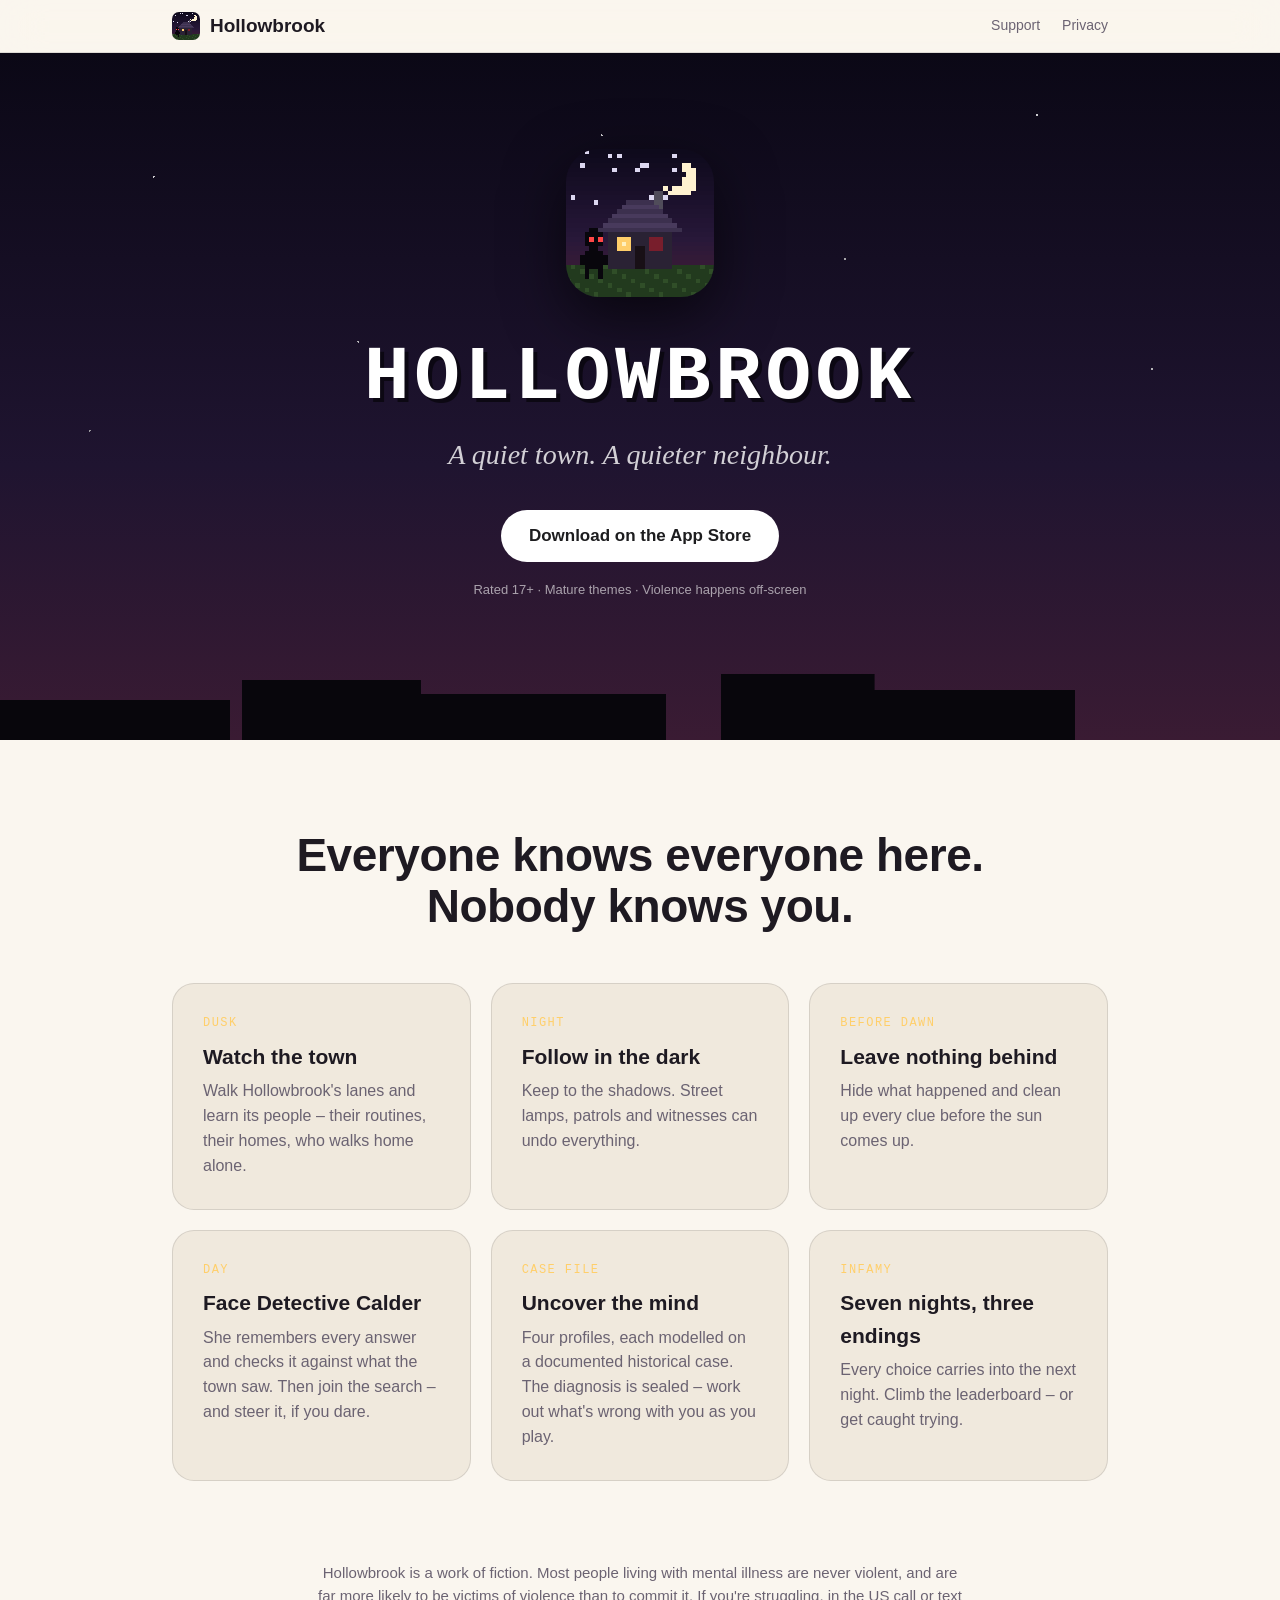
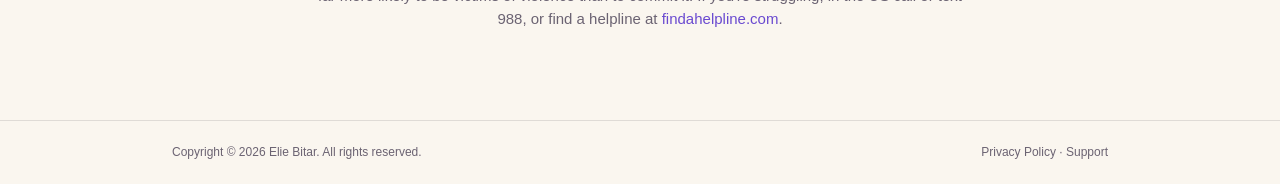
<file: index.html>
<!doctype html>
<html lang="en">
<head>
  <meta charset="utf-8">
  <meta name="viewport" content="width=device-width, initial-scale=1">
  <title>Hollowbrook</title>
  <meta name="description" content="Hollowbrook is a pixel-art psychological thriller for iPhone and iPad. A quiet town. A quieter neighbour.">
  <link rel="icon" href="icon.png">
  <link rel="stylesheet" href="style.css">
</head>
<body>
  <nav>
    <div class="inner">
      <a class="brand" href="./"><img src="icon.png" alt="">Hollowbrook</a>
      <div class="links">
        <a href="support.html">Support</a>
        <a href="privacy.html">Privacy</a>
      </div>
    </div>
  </nav>

  <header class="hero">
    <img class="icon" src="icon.png" alt="Hollowbrook app icon">
    <h1>HOLLOWBROOK</h1>
    <p class="lead">A quiet town. A quieter neighbour.</p>
    <a class="cta" href="https://apps.apple.com/app/id6826437591">Download on the App Store</a>
    <p class="rating">Rated 17+ · Mature themes · Violence happens off-screen</p>
  </header>

  <section class="features">
    <h2>Everyone knows everyone here.<br>Nobody knows you.</h2>
    <div class="grid">
      <div class="card">
        <div class="tag">DUSK</div>
        <h3>Watch the town</h3>
        <p>Walk Hollowbrook's lanes and learn its people – their routines, their homes, who walks home alone.</p>
      </div>
      <div class="card">
        <div class="tag">NIGHT</div>
        <h3>Follow in the dark</h3>
        <p>Keep to the shadows. Street lamps, patrols and witnesses can undo everything.</p>
      </div>
      <div class="card">
        <div class="tag">BEFORE DAWN</div>
        <h3>Leave nothing behind</h3>
        <p>Hide what happened and clean up every clue before the sun comes up.</p>
      </div>
      <div class="card">
        <div class="tag">DAY</div>
        <h3>Face Detective Calder</h3>
        <p>She remembers every answer and checks it against what the town saw. Then join the search – and steer it, if you dare.</p>
      </div>
      <div class="card">
        <div class="tag">CASE FILE</div>
        <h3>Uncover the mind</h3>
        <p>Four profiles, each modelled on a documented historical case. The diagnosis is sealed – work out what's wrong with you as you play.</p>
      </div>
      <div class="card">
        <div class="tag">INFAMY</div>
        <h3>Seven nights, three endings</h3>
        <p>Every choice carries into the next night. Climb the leaderboard – or get caught trying.</p>
      </div>
    </div>
  </section>

  <section class="note">
    Hollowbrook is a work of fiction. Most people living with mental illness are never violent, and are far more likely to be victims of violence than to commit it. If you're struggling, in the US call or text 988, or find a helpline at <a href="https://findahelpline.com">findahelpline.com</a>.
  </section>

  <footer>
    <div class="inner">
      <span>Copyright © 2026 Elie Bitar. All rights reserved.</span>
      <span><a href="privacy.html">Privacy Policy</a> · <a href="support.html">Support</a></span>
    </div>
  </footer>
</body>
</html>
</file>
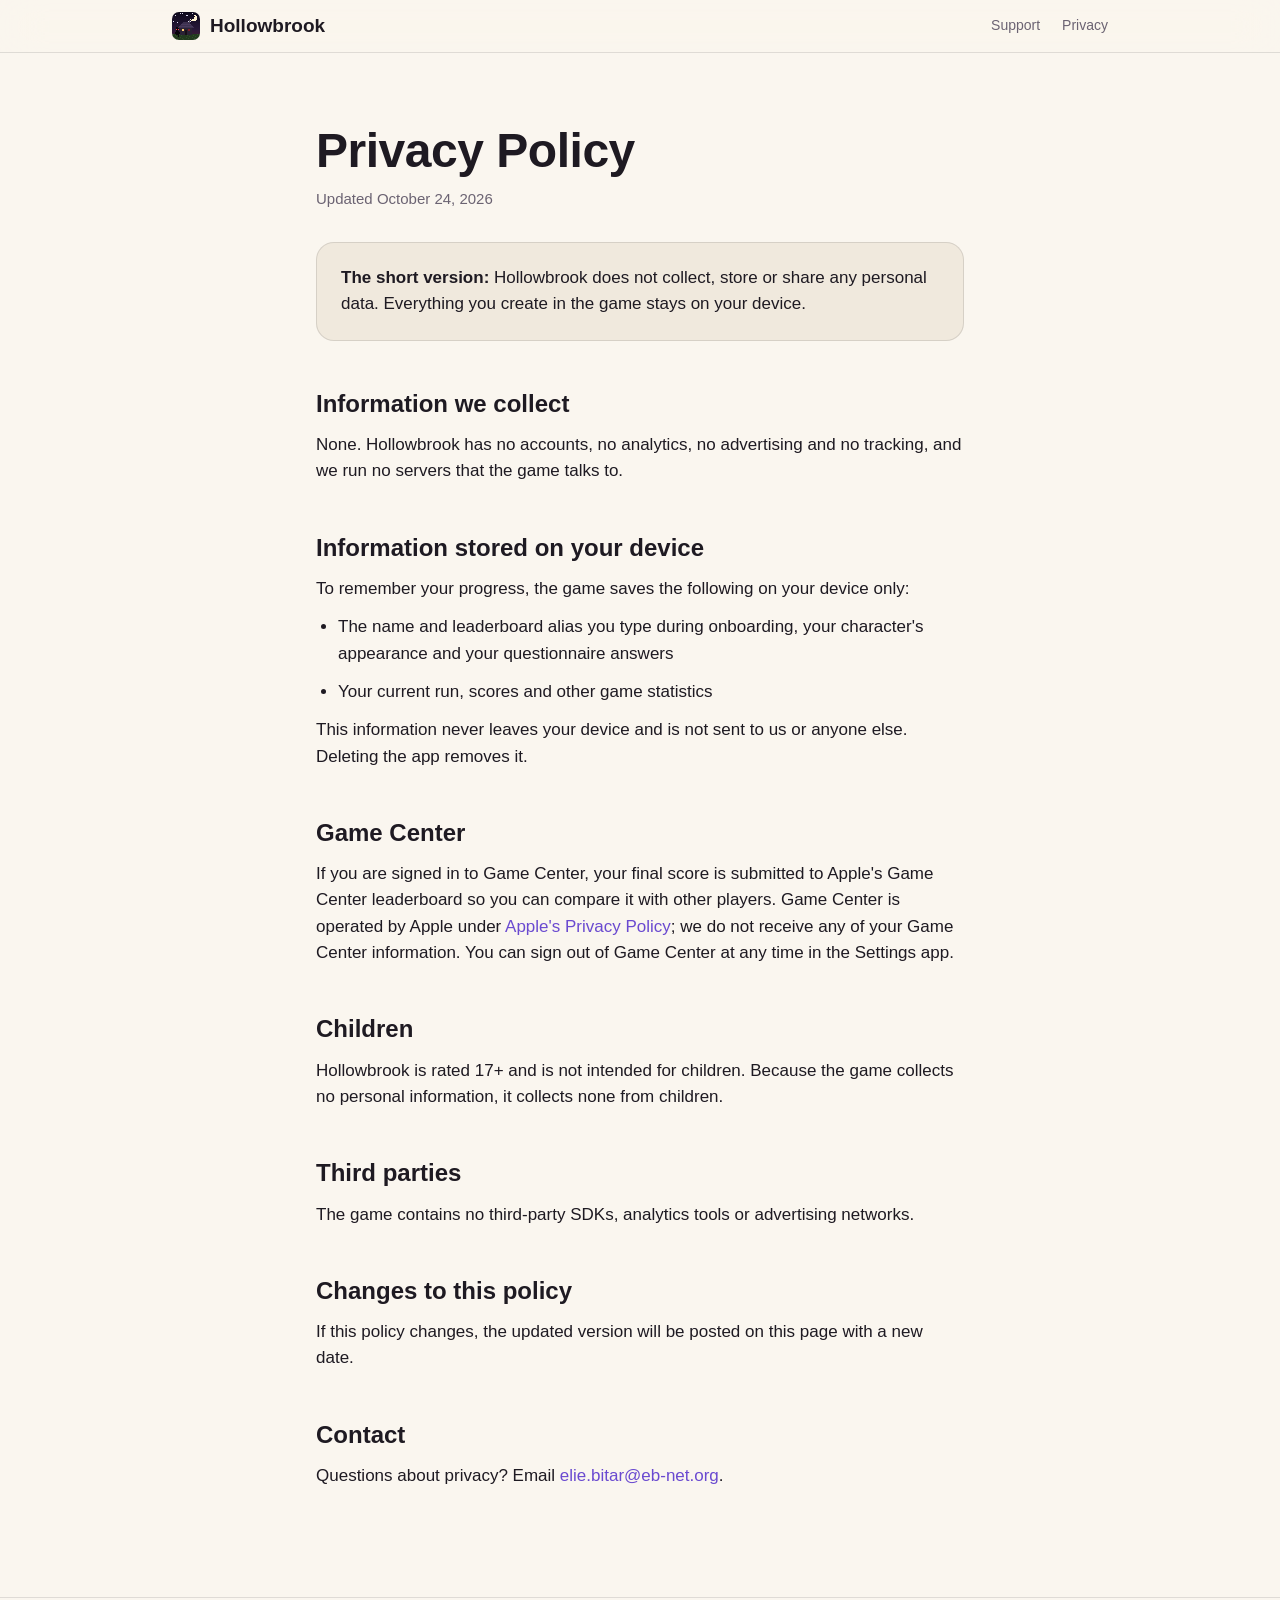
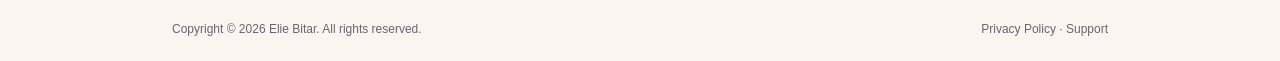
<file: privacy.html>
<!doctype html>
<html lang="en">
<head>
  <meta charset="utf-8">
  <meta name="viewport" content="width=device-width, initial-scale=1">
  <title>Hollowbrook Privacy Policy</title>
  <link rel="icon" href="icon.png">
  <link rel="stylesheet" href="style.css">
</head>
<body>
  <nav>
    <div class="inner">
      <a class="brand" href="./"><img src="icon.png" alt="">Hollowbrook</a>
      <div class="links">
        <a href="support.html">Support</a>
        <a href="privacy.html">Privacy</a>
      </div>
    </div>
  </nav>

  <main class="doc">
    <h1>Privacy Policy</h1>
    <p class="updated">Updated October 24, 2026</p>

    <div class="callout">
      <strong>The short version:</strong> Hollowbrook does not collect, store or share any personal data. Everything you create in the game stays on your device.
    </div>

    <h2>Information we collect</h2>
    <p>None. Hollowbrook has no accounts, no analytics, no advertising and no tracking, and we run no servers that the game talks to.</p>

    <h2>Information stored on your device</h2>
    <p>To remember your progress, the game saves the following on your device only:</p>
    <ul>
      <li>The name and leaderboard alias you type during onboarding, your character's appearance and your questionnaire answers</li>
      <li>Your current run, scores and other game statistics</li>
    </ul>
    <p>This information never leaves your device and is not sent to us or anyone else. Deleting the app removes it.</p>

    <h2>Game Center</h2>
    <p>If you are signed in to Game Center, your final score is submitted to Apple's Game Center leaderboard so you can compare it with other players. Game Center is operated by Apple under <a href="https://www.apple.com/legal/privacy/">Apple's Privacy Policy</a>; we do not receive any of your Game Center information. You can sign out of Game Center at any time in the Settings app.</p>

    <h2>Children</h2>
    <p>Hollowbrook is rated 17+ and is not intended for children. Because the game collects no personal information, it collects none from children.</p>

    <h2>Third parties</h2>
    <p>The game contains no third-party SDKs, analytics tools or advertising networks.</p>

    <h2>Changes to this policy</h2>
    <p>If this policy changes, the updated version will be posted on this page with a new date.</p>

    <h2>Contact</h2>
    <p>Questions about privacy? Email <a href="mailto:elie.bitar@eb-net.org?subject=Hollowbrook%20Privacy">elie.bitar@eb-net.org</a>.</p>
  </main>

  <footer>
    <div class="inner">
      <span>Copyright © 2026 Elie Bitar. All rights reserved.</span>
      <span><a href="privacy.html">Privacy Policy</a> · <a href="support.html">Support</a></span>
    </div>
  </footer>
</body>
</html>
</file>
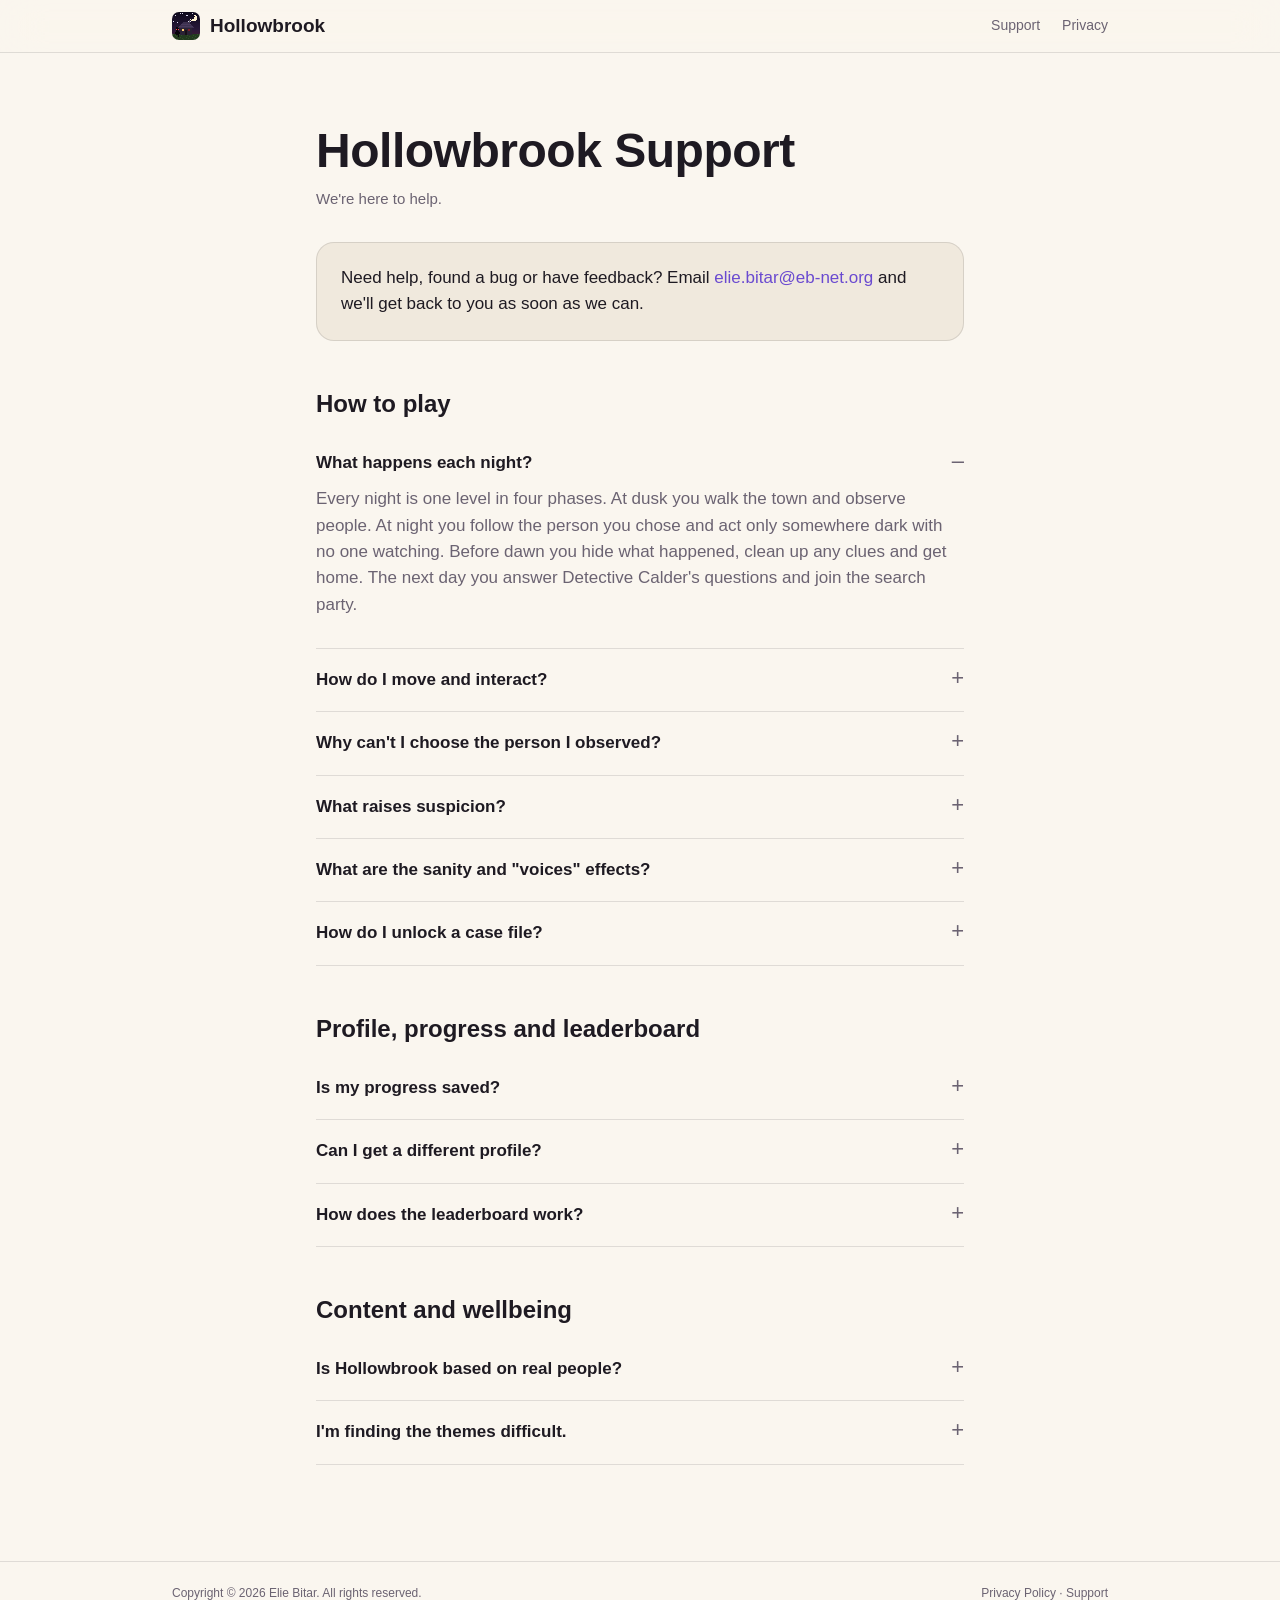
<file: support.html>
<!doctype html>
<html lang="en">
<head>
  <meta charset="utf-8">
  <meta name="viewport" content="width=device-width, initial-scale=1">
  <title>Hollowbrook Support</title>
  <link rel="icon" href="icon.png">
  <link rel="stylesheet" href="style.css">
</head>
<body>
  <nav>
    <div class="inner">
      <a class="brand" href="./"><img src="icon.png" alt="">Hollowbrook</a>
      <div class="links">
        <a href="support.html">Support</a>
        <a href="privacy.html">Privacy</a>
      </div>
    </div>
  </nav>

  <main class="doc">
    <h1>Hollowbrook Support</h1>
    <p class="updated">We're here to help.</p>

    <div class="callout">
      Need help, found a bug or have feedback? Email <a href="mailto:elie.bitar@eb-net.org?subject=Hollowbrook%20Support">elie.bitar@eb-net.org</a> and we'll get back to you as soon as we can.
    </div>

    <h2>How to play</h2>
    <details open>
      <summary>What happens each night?</summary>
      <p>Every night is one level in four phases. At dusk you walk the town and observe people. At night you follow the person you chose and act only somewhere dark with no one watching. Before dawn you hide what happened, clean up any clues and get home. The next day you answer Detective Calder's questions and join the search party.</p>
    </details>
    <details>
      <summary>How do I move and interact?</summary>
      <p>Drag the joystick on the left to walk. When you can do something – observe someone, carry, hide, clean up – a button appears on the right. Some actions ask you to hold the button until its ring fills.</p>
    </details>
    <details>
      <summary>Why can't I choose the person I observed?</summary>
      <p>Each profile only targets a certain kind of person, and the game won't let you break that pattern. Read your character's thoughts on the observation card – they tell you what you're looking for.</p>
    </details>
    <details>
      <summary>What raises suspicion?</summary>
      <p>Being seen with the person who goes missing, being spotted by a patrol, answers that contradict what witnesses saw, clues the searchers find, and wandering away from the search party. Suspicion falls slowly on quiet days. If it reaches 100%, you're arrested.</p>
    </details>
    <details>
      <summary>What are the sanity and "voices" effects?</summary>
      <p>Some profiles have a sanity meter. As it drops, the game behaves differently – you may hear things, lose time or see people who aren't there. That's intentional: it's how each condition reveals itself.</p>
    </details>
    <details>
      <summary>How do I unlock a case file?</summary>
      <p>From the second night, the end-of-day journal lets you guess your character's diagnosis once. Guess correctly for bonus points and an unlocked case file. Every case file also opens when a run ends.</p>
    </details>

    <h2>Profile, progress and leaderboard</h2>
    <details>
      <summary>Is my progress saved?</summary>
      <p>Yes. Your run is saved at the start of every night. If you quit mid-night, you'll restart that night next time.</p>
    </details>
    <details>
      <summary>Can I get a different profile?</summary>
      <p>On the home screen, tap Retake questionnaire. This erases your profile and on-device leaderboard so you can start fresh.</p>
    </details>
    <details>
      <summary>How does the leaderboard work?</summary>
      <p>Every finished run is recorded on your device's Hall of Infamy. If you're signed in to Game Center, your score also goes to the global leaderboard.</p>
    </details>

    <h2>Content and wellbeing</h2>
    <details>
      <summary>Is Hollowbrook based on real people?</summary>
      <p>The characters and the town are fictional. Each profile's symptoms and patterns are modelled on a documented historical case, which the game describes factually in its case files. The game does not depict real victims.</p>
    </details>
    <details>
      <summary>I'm finding the themes difficult.</summary>
      <p>Please take a break. Most people living with mental illness are never violent and are far more likely to be victims of violence. If you're struggling, in the US you can call or text 988; elsewhere, find a local helpline at <a href="https://findahelpline.com">findahelpline.com</a>.</p>
    </details>
  </main>

  <footer>
    <div class="inner">
      <span>Copyright © 2026 Elie Bitar. All rights reserved.</span>
      <span><a href="privacy.html">Privacy Policy</a> · <a href="support.html">Support</a></span>
    </div>
  </footer>
</body>
</html>
</file>
<file: style.css>
:root {
  --bg: #0d0a14;
  --text: #f3eee6;
  --muted: #a49cae;
  --card: #1a1424;
  --line: rgba(243, 238, 230, .1);
  --accent: #b9a0ff;
  --lantern: #ffcf6a;
  --crimson: #e5484d;
}

@media (prefers-color-scheme: light) {
  :root {
    --bg: #faf6ef;
    --text: #1e1a22;
    --muted: #6b6372;
    --card: #f0e9dd;
    --line: rgba(30, 26, 34, .12);
    --accent: #6a4ad0;
  }
}

* { box-sizing: border-box; margin: 0; padding: 0; }

body {
  background: var(--bg);
  color: var(--text);
  font-family: -apple-system, BlinkMacSystemFont, "SF Pro Text", "Helvetica Neue", Helvetica, Arial, sans-serif;
  font-size: 17px;
  line-height: 1.55;
  -webkit-font-smoothing: antialiased;
}

a { color: var(--accent); text-decoration: none; }
a:hover { text-decoration: underline; }
img.pixel { image-rendering: pixelated; }

nav {
  position: sticky; top: 0; z-index: 10;
  backdrop-filter: saturate(180%) blur(20px);
  -webkit-backdrop-filter: saturate(180%) blur(20px);
  background: color-mix(in srgb, var(--bg) 72%, transparent);
  border-bottom: 1px solid var(--line);
}
nav .inner {
  max-width: 980px; margin: 0 auto; padding: 0 22px; height: 52px;
  display: flex; align-items: center; justify-content: space-between;
}
nav .brand { display: flex; align-items: center; gap: 10px; color: var(--text); font-weight: 600; font-size: 19px; }
nav .brand img { width: 28px; height: 28px; border-radius: 7px; image-rendering: pixelated; }
nav .links { display: flex; gap: 22px; font-size: 14px; }
nav .links a { color: var(--muted); }
nav .links a:hover { color: var(--text); text-decoration: none; }

.hero {
  position: relative; overflow: hidden;
  background: linear-gradient(180deg, #0b0816 0%, #1f1430 60%, #3a1b33 100%);
  color: #fff; text-align: center; padding: 96px 22px 140px;
}
.hero::before {
  /* Pixel stars. */
  content: ""; position: absolute; inset: 0;
  background-image:
    radial-gradient(2px 2px at 12% 18%, #fff 50%, transparent 51%),
    radial-gradient(2px 2px at 28% 42%, #ddd 50%, transparent 51%),
    radial-gradient(2px 2px at 47% 12%, #fff 50%, transparent 51%),
    radial-gradient(2px 2px at 66% 30%, #ccc 50%, transparent 51%),
    radial-gradient(2px 2px at 81% 9%, #fff 50%, transparent 51%),
    radial-gradient(2px 2px at 90% 46%, #ddd 50%, transparent 51%),
    radial-gradient(2px 2px at 7% 55%, #bbb 50%, transparent 51%);
  opacity: .8;
}
.hero::after {
  /* Sleeping town silhouette. */
  content: ""; position: absolute; left: 0; right: 0; bottom: 0; height: 70px;
  background:
    linear-gradient(#08060c, #08060c) 0 30px / 18% 40px no-repeat,
    linear-gradient(#08060c, #08060c) 22% 10px / 14% 60px no-repeat,
    linear-gradient(#08060c, #08060c) 40% 24px / 20% 46px no-repeat,
    linear-gradient(#08060c, #08060c) 64% 4px / 12% 66px no-repeat,
    linear-gradient(#08060c, #08060c) 80% 20px / 20% 50px no-repeat;
}
.hero > * { position: relative; }
.hero img.icon { width: 148px; height: 148px; border-radius: 33px; box-shadow: 0 20px 60px rgba(0, 0, 0, .6); image-rendering: pixelated; }
.hero h1 {
  font-family: "SF Mono", ui-monospace, Menlo, monospace;
  font-size: clamp(40px, 8vw, 76px); line-height: 1.05; letter-spacing: .06em; font-weight: 700; margin-top: 34px;
  text-shadow: 4px 4px 0 rgba(0, 0, 0, .55);
}
.hero p.lead { font-family: "New York", Georgia, serif; font-style: italic; font-size: clamp(21px, 3vw, 28px); line-height: 1.3; color: rgba(255, 255, 255, .8); margin: 18px auto 0; max-width: 640px; }
.hero .cta {
  display: inline-block; margin-top: 36px; padding: 13px 28px; border-radius: 980px;
  background: #fff; color: #1d1d1f; font-weight: 600; font-size: 17px;
}
.hero .cta:hover { text-decoration: none; background: #e8e8ed; }
.hero .rating { margin-top: 18px; font-size: 13px; color: rgba(255, 255, 255, .6); }

section.features { max-width: 980px; margin: 0 auto; padding: 90px 22px 40px; }
section.features h2 { font-size: clamp(32px, 5vw, 46px); line-height: 1.1; letter-spacing: -0.01em; text-align: center; font-weight: 700; }
section.features .grid { display: grid; grid-template-columns: repeat(auto-fit, minmax(260px, 1fr)); gap: 20px; margin-top: 52px; }
section.features .card { background: var(--card); border-radius: 22px; padding: 30px; border: 1px solid var(--line); }
section.features .card .tag { font-family: "SF Mono", ui-monospace, Menlo, monospace; font-size: 12px; letter-spacing: .12em; color: var(--lantern); }
section.features .card h3 { font-size: 21px; font-weight: 600; margin: 8px 0 6px; }
section.features .card p { color: var(--muted); font-size: 16px; }

section.note { max-width: 692px; margin: 0 auto; padding: 40px 22px 90px; text-align: center; color: var(--muted); font-size: 15px; }

main.doc { max-width: 692px; margin: 0 auto; padding: 72px 22px 96px; }
main.doc h1 { font-size: clamp(36px, 6vw, 48px); line-height: 1.08; letter-spacing: -0.01em; font-weight: 700; }
main.doc .updated { color: var(--muted); margin-top: 10px; font-size: 15px; }
main.doc h2 { font-size: 24px; font-weight: 600; margin: 44px 0 10px; }
main.doc p, main.doc li { margin-bottom: 12px; }
main.doc ul { padding-left: 22px; }
main.doc .callout { background: var(--card); border: 1px solid var(--line); border-radius: 18px; padding: 22px 24px; margin-top: 32px; }
main.doc details { border-bottom: 1px solid var(--line); padding: 18px 0; }
main.doc summary { font-weight: 600; cursor: pointer; list-style: none; display: flex; justify-content: space-between; gap: 12px; }
main.doc summary::-webkit-details-marker { display: none; }
main.doc summary::after { content: "+"; color: var(--muted); font-weight: 400; font-size: 22px; line-height: 1; }
main.doc details[open] summary::after { content: "–"; }
main.doc details p { color: var(--muted); margin-top: 10px; }

footer { border-top: 1px solid var(--line); }
footer .inner { max-width: 980px; margin: 0 auto; padding: 22px; font-size: 12px; color: var(--muted);
  display: flex; justify-content: space-between; flex-wrap: wrap; gap: 10px; }
footer a { color: var(--muted); }

@media (max-width: 480px) {
  nav .links { gap: 14px; }
  .hero { padding: 72px 16px 120px; }
  section.features, main.doc, section.note { padding-left: 16px; padding-right: 16px; }
}
</file>
